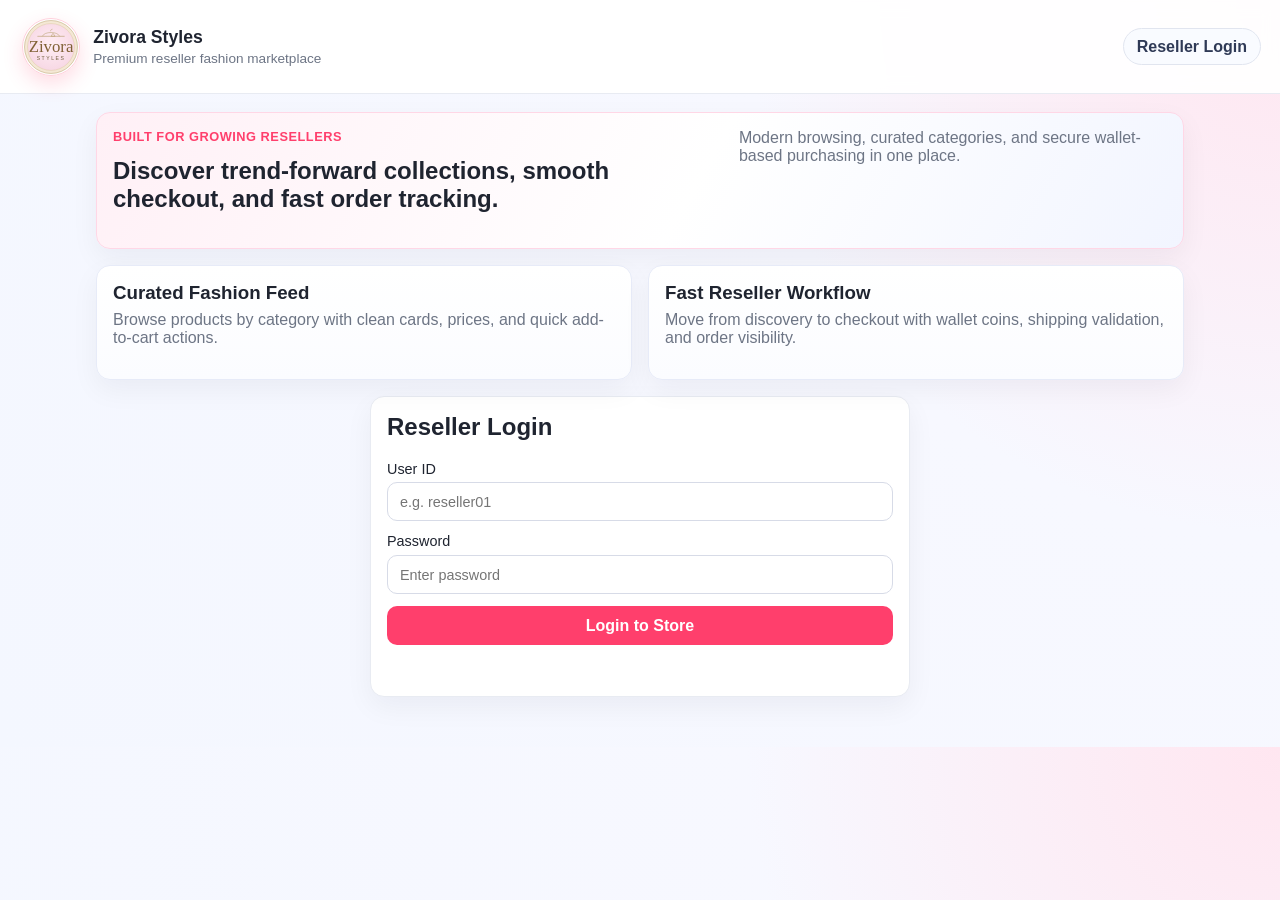
<file: index.html>
<!DOCTYPE html>
<html lang="en">
<head>
  <meta charset="UTF-8" />
  <meta name="viewport" content="width=device-width, initial-scale=1.0" />
  <title>Zivora Styles | Login</title>
  <link rel="stylesheet" href="styles.css" />
</head>
<body data-page="login">
  <header class="topbar">
    <a class="brand-wrap brand-home-link" href="index.html" aria-label="Go to home page">
      <img src="assets/zivora-logo.svg" alt="Zivora Styles logo" class="brand-logo" />
      <div>
        <h1>Zivora Styles</h1>
        <p>Premium reseller fashion marketplace</p>
      </div>
    </a>
    <div class="row">
      <a class="nav-link" href="index.html">Reseller Login</a>
    </div>
  </header>

  <main class="container">
    <section class="panel hero-banner">
      <div>
        <p class="eyebrow">Built for growing resellers</p>
        <h2>Discover trend-forward collections, smooth checkout, and fast order tracking.</h2>
      </div>
      <p class="muted">Modern browsing, curated categories, and secure wallet-based purchasing in one place.</p>
    </section>

    <section class="cards two-cols quick-highlights">
      <article class="panel feature-tile">
        <h3>Curated Fashion Feed</h3>
        <p class="muted">Browse products by category with clean cards, prices, and quick add-to-cart actions.</p>
      </article>
      <article class="panel feature-tile">
        <h3>Fast Reseller Workflow</h3>
        <p class="muted">Move from discovery to checkout with wallet coins, shipping validation, and order visibility.</p>
      </article>
    </section>

    <section id="loginSection" class="panel auth-card">
      <h2>Reseller Login</h2>
      <form id="loginForm" class="grid-form">
        <label>
          User ID
          <input type="text" id="userId" autocomplete="username" required placeholder="e.g. reseller01" />
        </label>
        <label>
          Password
          <input type="password" id="password" autocomplete="current-password" required placeholder="Enter password" />
        </label>
        <button type="submit">Login to Store</button>
      </form>
      <p id="loginMessage" class="message"></p>
    </section>
  </main>

  <script src="script.js"></script>
</body>
</html>
</file>
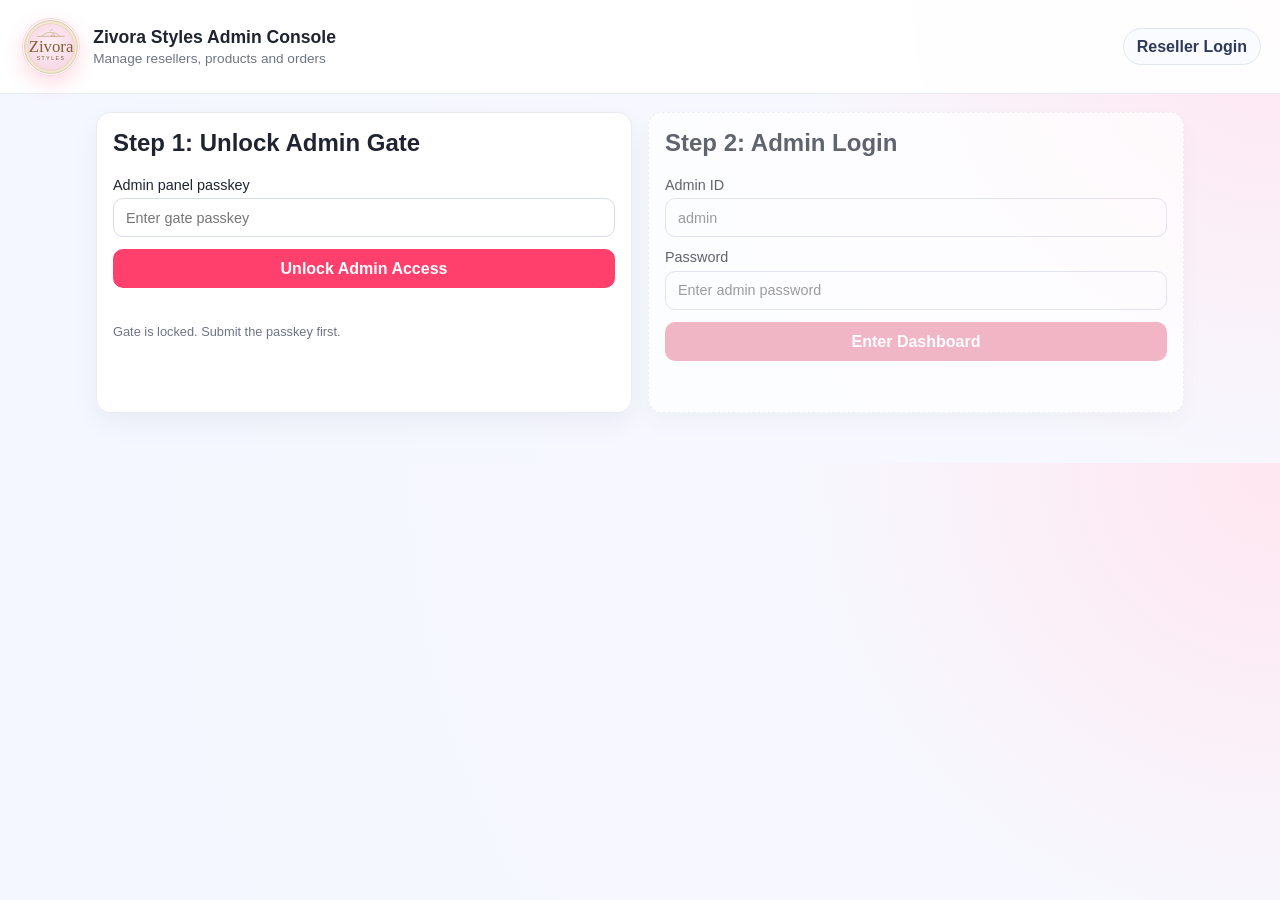
<file: admin-login.html>
<!DOCTYPE html>
<html lang="en">
<head>
  <meta charset="UTF-8" />
  <meta name="viewport" content="width=device-width, initial-scale=1.0" />
  <title>Zivora Styles | Admin Login</title>
  <link rel="stylesheet" href="styles.css" />
</head>
<body data-page="admin-login">
  <header class="topbar">
    <a class="brand-wrap brand-home-link" href="index.html" aria-label="Go to home page">
      <img src="assets/zivora-logo.svg" alt="Zivora Styles logo" class="brand-logo" />
      <div>
        <h1>Zivora Styles Admin Console</h1>
        <p>Manage resellers, products and orders</p>
      </div>
    </a>
    <div class="row">
      <a class="nav-link" href="index.html">Reseller Login</a>
    </div>
  </header>

  <main class="container admin-login-layout">
    <section class="panel">
      <h2>Step 1: Unlock Admin Gate</h2>
      <form id="adminGateForm" class="grid-form">
        <label>
          Admin panel passkey
          <input type="password" id="adminGatePassword" autocomplete="off" required placeholder="Enter gate passkey" />
        </label>
        <button type="submit">Unlock Admin Access</button>
      </form>
      <p id="adminGateMessage" class="message"></p>
      <p id="adminGateStatus" class="muted small-text">Gate is locked. Submit the passkey first.</p>
    </section>

    <section class="panel" id="adminLoginCard">
      <h2>Step 2: Admin Login</h2>
      <form id="loginForm" class="grid-form">
        <label>
          Admin ID
          <input type="text" id="userId" autocomplete="username" required placeholder="admin" />
        </label>
        <label>
          Password
          <input type="password" id="password" autocomplete="current-password" required placeholder="Enter admin password" />
        </label>
        <button type="submit">Enter Dashboard</button>
      </form>
      <p id="loginMessage" class="message"></p>
    </section>
  </main>

  <script src="script.js"></script>
</body>
</html>
</file>
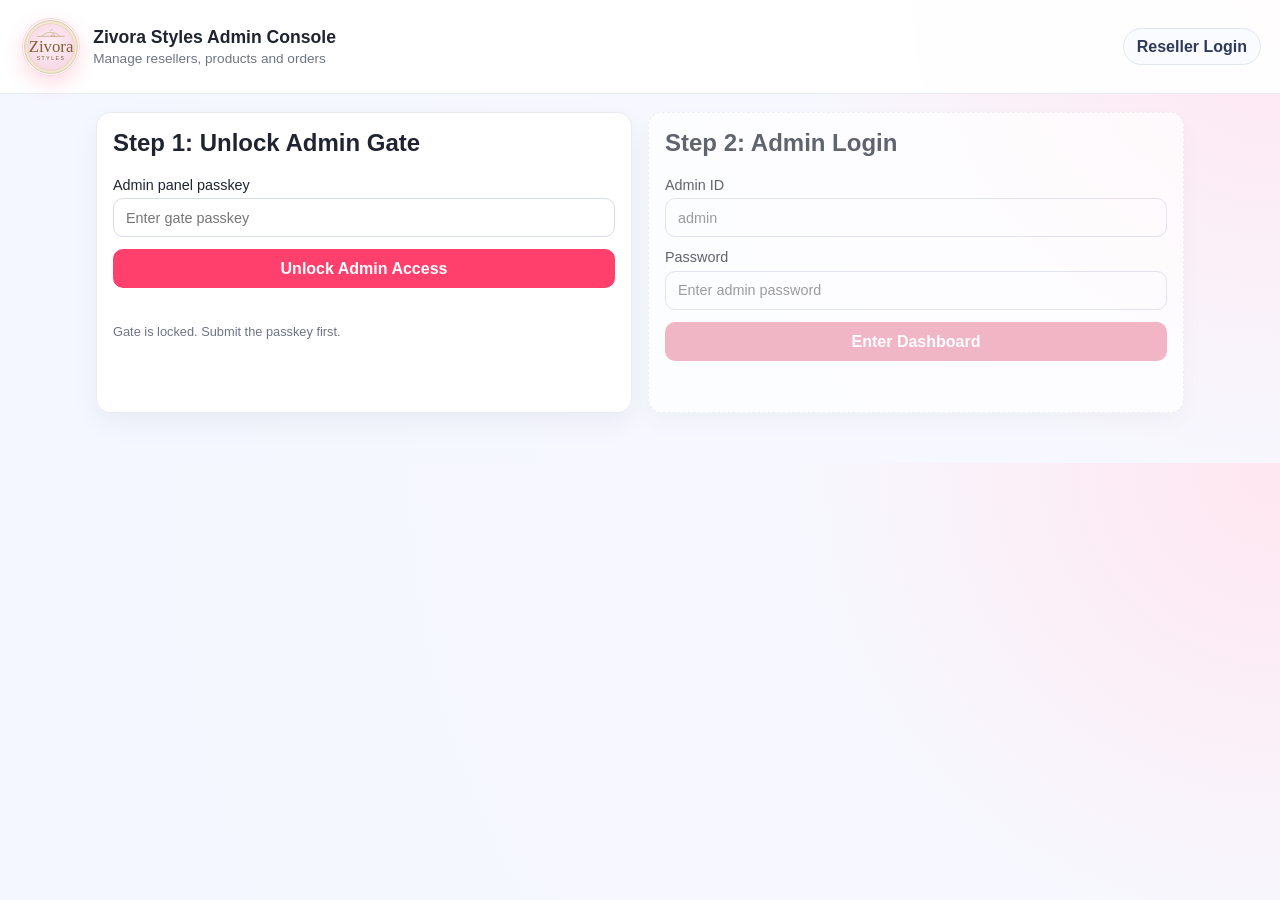
<file: admin-orders.html>
<!DOCTYPE html>
<html lang="en">
<head>
  <meta charset="UTF-8" />
  <meta name="viewport" content="width=device-width, initial-scale=1.0" />
  <title>Zivora Styles Admin | Orders</title>
  <link rel="stylesheet" href="styles.css" />
</head>
<body data-page="admin-orders">
  <header class="topbar">
    <a class="brand-wrap brand-home-link" href="index.html" aria-label="Go to home page">
      <img src="assets/zivora-logo.svg" alt="Zivora Styles logo" class="brand-logo" />
      <div>
        <h1>Admin: Orders & Tracking</h1>
        <p id="welcomeText">Admin Console</p>
      </div>
    </a>
    <nav class="market-nav">
      <a class="nav-link" href="admin-users.html">Users</a>
      <a class="nav-link" href="admin-products.html">Products</a>
      <a class="nav-link active" href="admin-orders.html">Orders</a>
      <a class="nav-link" href="admin-security.html">Security</a>
      <button id="logoutBtn" class="secondary small">Logout</button>
    </nav>
  </header>

  <main class="container">
    <section class="card">
      <h3>Booked Orders (Tracking + Cancel)</h3>
      <div id="ordersTableWrap"></div>
    </section>
  </main>

  <script src="script.js"></script>
</body>
</html>
</file>
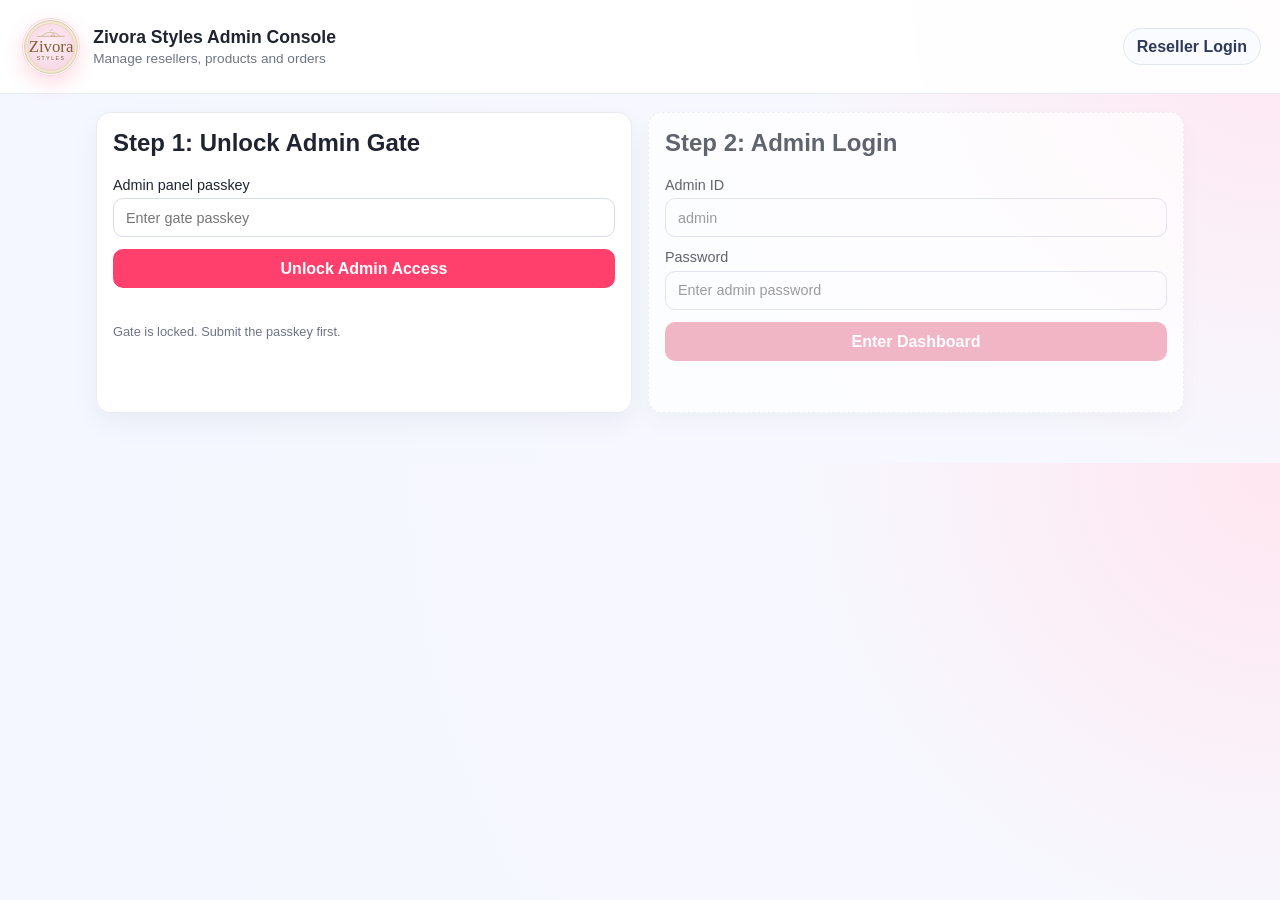
<file: admin-products.html>
<!DOCTYPE html>
<html lang="en">
<head>
  <meta charset="UTF-8" />
  <meta name="viewport" content="width=device-width, initial-scale=1.0" />
  <title>Zivora Styles Admin | Products</title>
  <link rel="stylesheet" href="styles.css" />
</head>
<body data-page="admin-products">
  <header class="topbar">
    <a class="brand-wrap brand-home-link" href="index.html" aria-label="Go to home page">
      <img src="assets/zivora-logo.svg" alt="Zivora Styles logo" class="brand-logo" />
      <div>
        <h1>Admin: Product Control</h1>
        <p id="welcomeText">Admin Console</p>
      </div>
    </a>
    <nav class="market-nav">
      <a class="nav-link" href="admin-users.html">Users</a>
      <a class="nav-link active" href="admin-products.html">Products</a>
      <a class="nav-link" href="admin-orders.html">Orders</a>
      <a class="nav-link" href="admin-security.html">Security</a>
      <button id="logoutBtn" class="secondary small">Logout</button>
    </nav>
  </header>

  <main class="container">
    <section class="card">
      <h3>Upload Product</h3>
      <form id="productForm" class="stack">
        <input type="text" id="productName" placeholder="Product name" required />
        <select id="productCategory" required>
          <option value="">Select category</option>
          <option value="kids">Kids Wear</option>
          <option value="women">Women's Wear</option>
          <option value="men">Men's Wear</option>
          <option value="jewellery">Jewellery</option>
        </select>
        <select id="productBadge">
          <option value="">No badge</option>
          <option value="trending">Trending</option>
          <option value="best-seller">Best Seller</option>
          <option value="new-arrival">New Arrival</option>
        </select>
        <input type="number" id="productPrice" min="1" placeholder="Coin price" required />
        <input type="text" id="productDetails" placeholder="Short details" required />
        <label class="file-label" for="productImageFile">Product images from computer (3-4 files)</label>
        <input type="file" id="productImageFile" accept="image/*" multiple />
        <p id="uploadFileName" class="muted small-text">No files selected (add 3-4 images)</p>
        <textarea id="productImage" placeholder="Or paste image URLs (one per line or comma separated, total 3-4)" rows="3"></textarea>
        <button type="submit">Add Product</button>
      </form>
    </section>

    <section class="card">
      <h3>Products (Edit / Delete)</h3>
      <div id="productsTableWrap"></div>
    </section>

    <section class="card hidden" id="editProductPanel">
      <h3>Edit Product Details</h3>
      <form id="editProductForm" class="stack">
        <input type="hidden" id="editProductId" />
        <input type="text" id="editProductName" placeholder="Product name" required />
        <select id="editProductCategory" required>
          <option value="">Select category</option>
          <option value="kids">Kids Wear</option>
          <option value="women">Women's Wear</option>
          <option value="men">Men's Wear</option>
          <option value="jewellery">Jewellery</option>
        </select>
        <select id="editProductBadge">
          <option value="">No badge</option>
          <option value="trending">Trending</option>
          <option value="best-seller">Best Seller</option>
          <option value="new-arrival">New Arrival</option>
        </select>
        <input type="number" id="editProductPrice" min="1" placeholder="Coin price" required />
        <input type="text" id="editProductDetails" placeholder="Short details" required />
        <textarea id="editProductImage" placeholder="Product image URLs (one per line or comma separated, keep 3-4)" rows="4"></textarea>
        <div class="row">
          <button type="submit">Save Product Changes</button>
          <button type="button" id="cancelEditProductBtn" class="secondary">Cancel</button>
        </div>
      </form>
    </section>
  </main>

  <script src="script.js"></script>
</body>
</html>
</file>
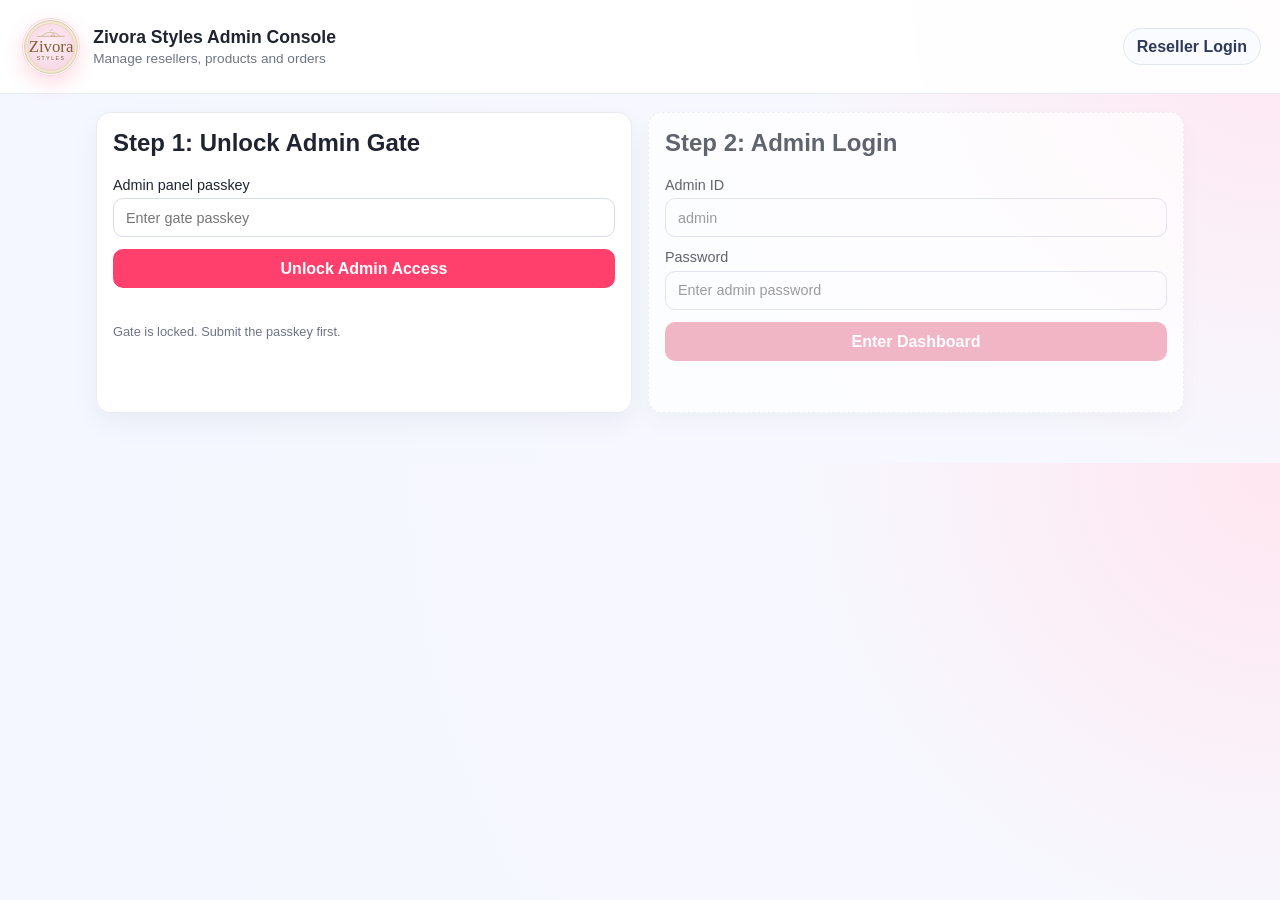
<file: admin-security.html>
<!DOCTYPE html>
<html lang="en">
<head>
  <meta charset="UTF-8" />
  <meta name="viewport" content="width=device-width, initial-scale=1.0" />
  <title>Zivora Styles Admin | Security</title>
  <link rel="stylesheet" href="styles.css" />
</head>
<body data-page="admin-security">
  <header class="topbar">
    <a class="brand-wrap brand-home-link" href="index.html" aria-label="Go to home page">
      <img src="assets/zivora-logo.svg" alt="Zivora Styles logo" class="brand-logo" />
      <div>
        <h1>Admin: Security</h1>
        <p id="welcomeText">Admin Console</p>
      </div>
    </a>
    <nav class="market-nav">
      <a class="nav-link" href="admin-users.html">Users</a>
      <a class="nav-link" href="admin-products.html">Products</a>
      <a class="nav-link" href="admin-orders.html">Orders</a>
      <a class="nav-link active" href="admin-security.html">Security</a>
      <button id="logoutBtn" class="secondary small">Logout</button>
    </nav>
  </header>

  <main class="container cards two-cols">
    <section class="card">
      <h3>Change Admin Login Password</h3>
      <form id="changeAdminPasswordForm" class="stack">
        <input type="password" id="newAdminPassword" autocomplete="new-password" minlength="6" placeholder="New admin login password" required />
        <button type="submit">Change Admin Login Password</button>
      </form>
    </section>

    <section class="card">
      <h3>Change Admin Gate Passkey</h3>
      <form id="changeGatePasswordForm" class="stack">
        <input type="password" id="newGatePassword" autocomplete="new-password" minlength="6" placeholder="New admin panel gate passkey" required />
        <button type="submit">Change Admin Gate Passkey</button>
      </form>
    </section>
  </main>

  <script src="script.js"></script>
</body>
</html>
</file>
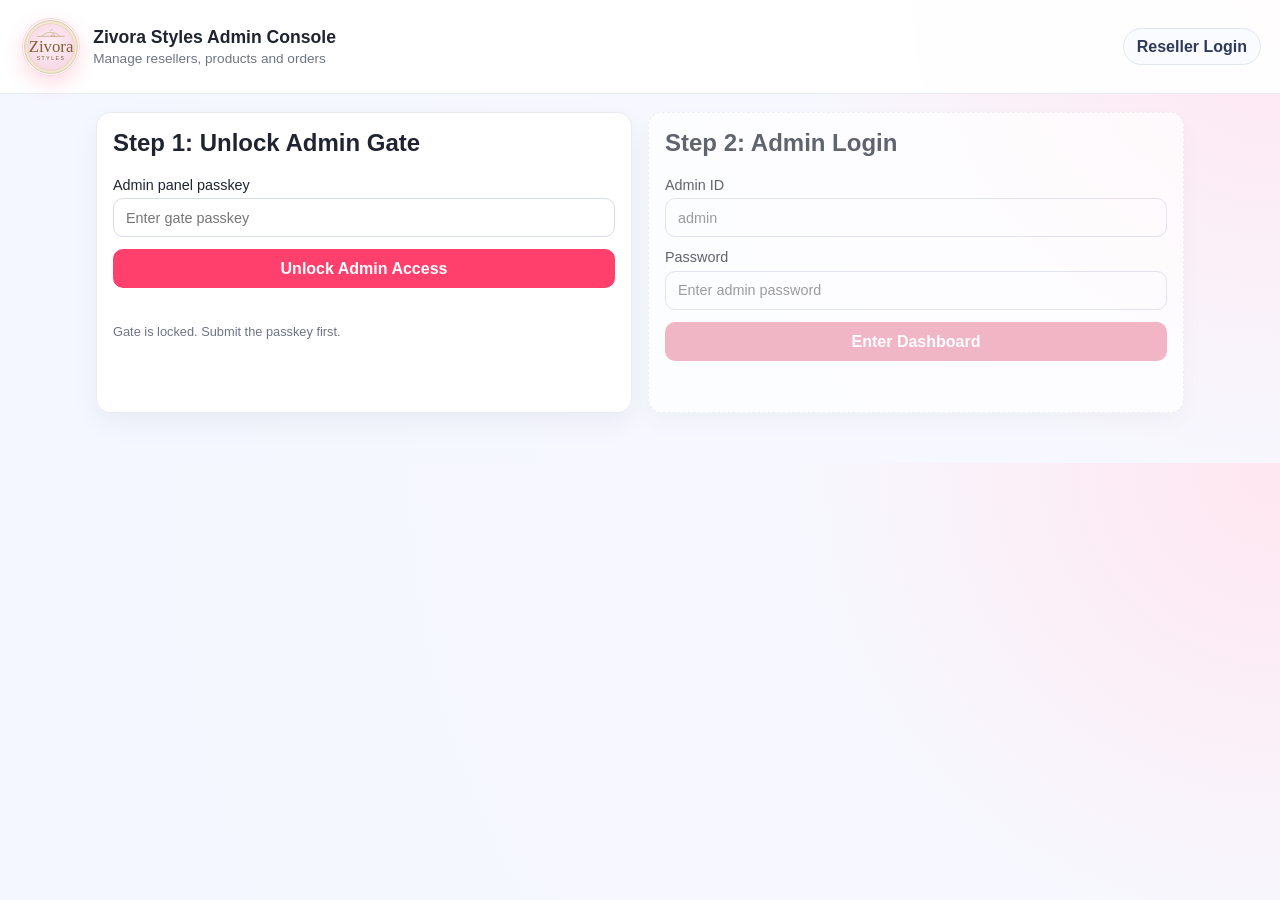
<file: admin-users.html>
<!DOCTYPE html>
<html lang="en">
<head>
  <meta charset="UTF-8" />
  <meta name="viewport" content="width=device-width, initial-scale=1.0" />
  <title>Zivora Styles Admin | Users & Wallet</title>
  <link rel="stylesheet" href="styles.css" />
</head>
<body data-page="admin-users">
  <header class="topbar">
    <a class="brand-wrap brand-home-link" href="index.html" aria-label="Go to home page">
      <img src="assets/zivora-logo.svg" alt="Zivora Styles logo" class="brand-logo" />
      <div>
        <h1>Admin: Users & Wallet</h1>
        <p id="welcomeText">Admin Console</p>
      </div>
    </a>
    <nav class="market-nav">
      <a class="nav-link active" href="admin-users.html">Users</a>
      <a class="nav-link" href="admin-products.html">Products</a>
      <a class="nav-link" href="admin-orders.html">Orders</a>
      <a class="nav-link" href="admin-security.html">Security</a>
      <button id="logoutBtn" class="secondary small">Logout</button>
    </nav>
  </header>

  <main class="container">
    <section class="cards two-cols">
      <article class="card">
        <h3>Create Reseller User</h3>
        <form id="createUserForm" class="stack">
          <input type="text" id="newUserId" autocomplete="username" minlength="3" maxlength="24" pattern="[A-Za-z0-9._-]{3,24}" placeholder="User ID" required />
          <input type="password" id="newUserPassword" autocomplete="new-password" minlength="6" placeholder="Password" required />
          <button type="submit">Create User</button>
        </form>
      </article>
      <article class="card">
        <h3>Edit Reseller Coins</h3>
        <form id="walletForm" class="stack">
          <select id="walletUser" required></select>
          <select id="coinMode" required>
            <option value="add">Add coins</option>
            <option value="remove">Remove coins</option>
            <option value="set">Set exact balance</option>
          </select>
          <input type="number" id="coinAmount" min="0" placeholder="Coin amount" required />
          <button type="submit">Update Coins</button>
        </form>
      </article>
    </section>

    <section class="card">
      <h3>Users & Wallet</h3><p class="muted small-text">Passwords are hidden after creation for safer administration.</p>
      <div id="usersTableWrap"></div>
    </section>
  </main>

  <script src="script.js"></script>
</body>
</html>
</file>
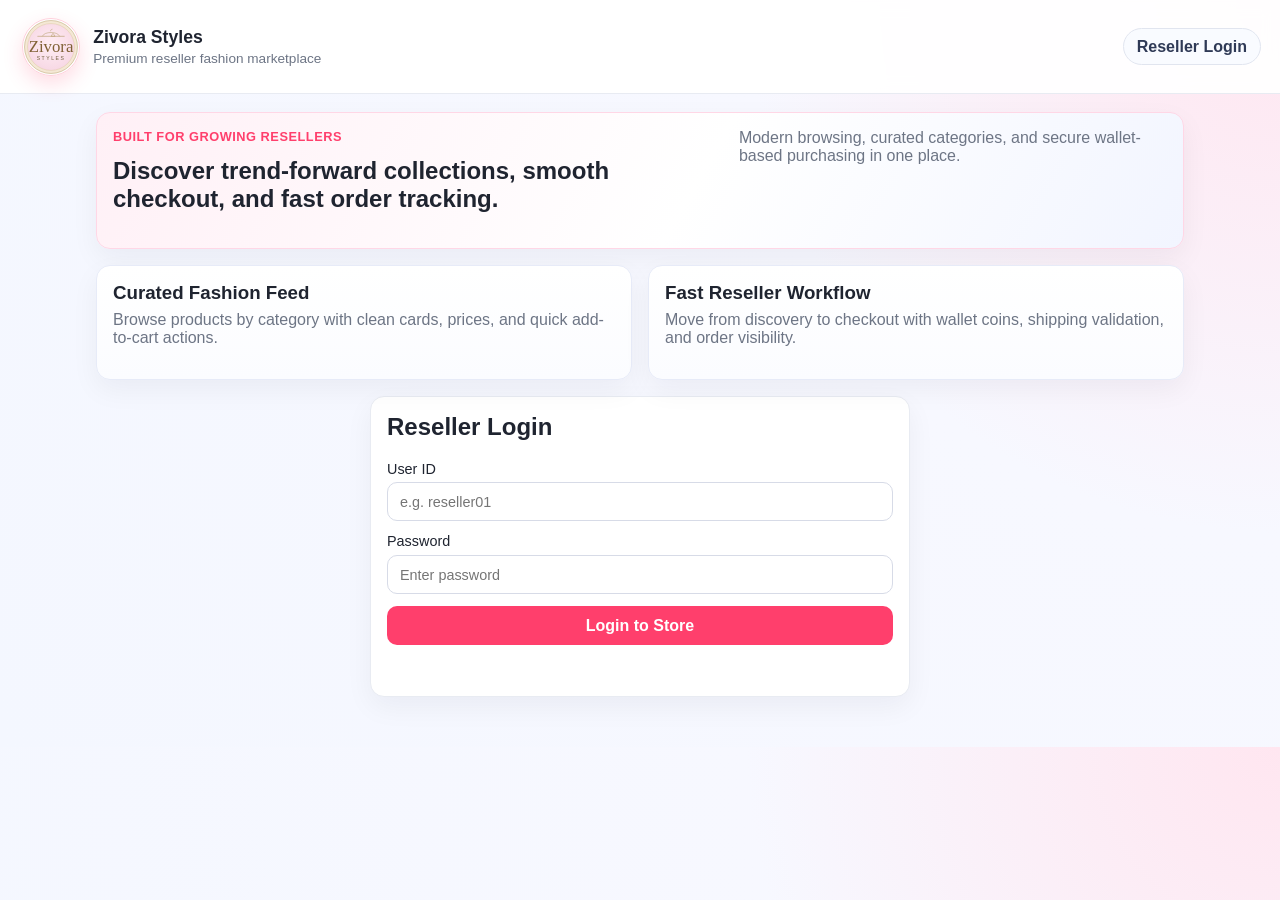
<file: reseller-cart.html>
<!DOCTYPE html>
<html lang="en">
<head>
  <meta charset="UTF-8" />
  <meta name="viewport" content="width=device-width, initial-scale=1.0" />
  <title>Zivora Styles | Cart & Checkout</title>
  <link rel="stylesheet" href="styles.css" />
</head>
<body data-page="reseller-cart">
  <header class="topbar">
    <a class="brand-wrap brand-home-link" href="index.html" aria-label="Go to home page">
      <img src="assets/zivora-logo.svg" alt="Zivora Styles logo" class="brand-logo" />
      <div>
        <h1>Cart & Checkout</h1>
        <p id="welcomeText">Reseller Store</p>
      </div>
    </a>
    <nav class="market-nav">
      <a class="nav-link" href="reseller-home.html">Home</a>
      <a class="nav-link" href="reseller-wallet.html">Wallet</a>
      <a class="nav-link" href="reseller-orders.html">Orders</a>
      <a class="nav-link cart-pill active" href="reseller-cart.html">🛒 Cart <span id="navCartCount">0</span></a>
      <button id="logoutBtn" class="secondary small">Logout</button>
    </nav>
  </header>

  <main class="container cards two-cols">
    <section class="panel">
      <h2>Cart Summary</h2>
      <p id="cartSummary">0 item(s) • 0 coins</p>
      <div id="cartItems" class="records"></div>
      <div class="row top-space">
        <button id="checkoutBtn">Checkout (Pay with Coins)</button>
        <button id="clearCartBtn" class="secondary">Clear Cart</button>
      </div>
    </section>

    <section class="panel">
      <h2>Shipping Address</h2>
      <p class="muted">Address is captured for this checkout.</p>
      <form id="shippingForm" class="grid-form">
        <input type="text" id="shipName" autocomplete="name" required placeholder="Full name" />
        <input type="tel" id="shipPhone" autocomplete="tel" inputmode="numeric" required placeholder="Phone number" />
        <input type="text" id="shipLine" autocomplete="address-line1" required placeholder="Address line" />
        <input type="text" id="shipCity" autocomplete="address-level2" required placeholder="City" />
        <input type="text" id="shipState" autocomplete="address-level1" required placeholder="State" />
        <input type="text" id="shipPincode" autocomplete="postal-code" inputmode="numeric" required placeholder="Pincode" />
        <button type="submit">Validate Address</button>
      </form>
      <p id="savedAddressPreview" class="muted">Shipping details will be collected during checkout for each order.</p>
    </section>
  </main>

  <script src="script.js"></script>
</body>
</html>
</file>
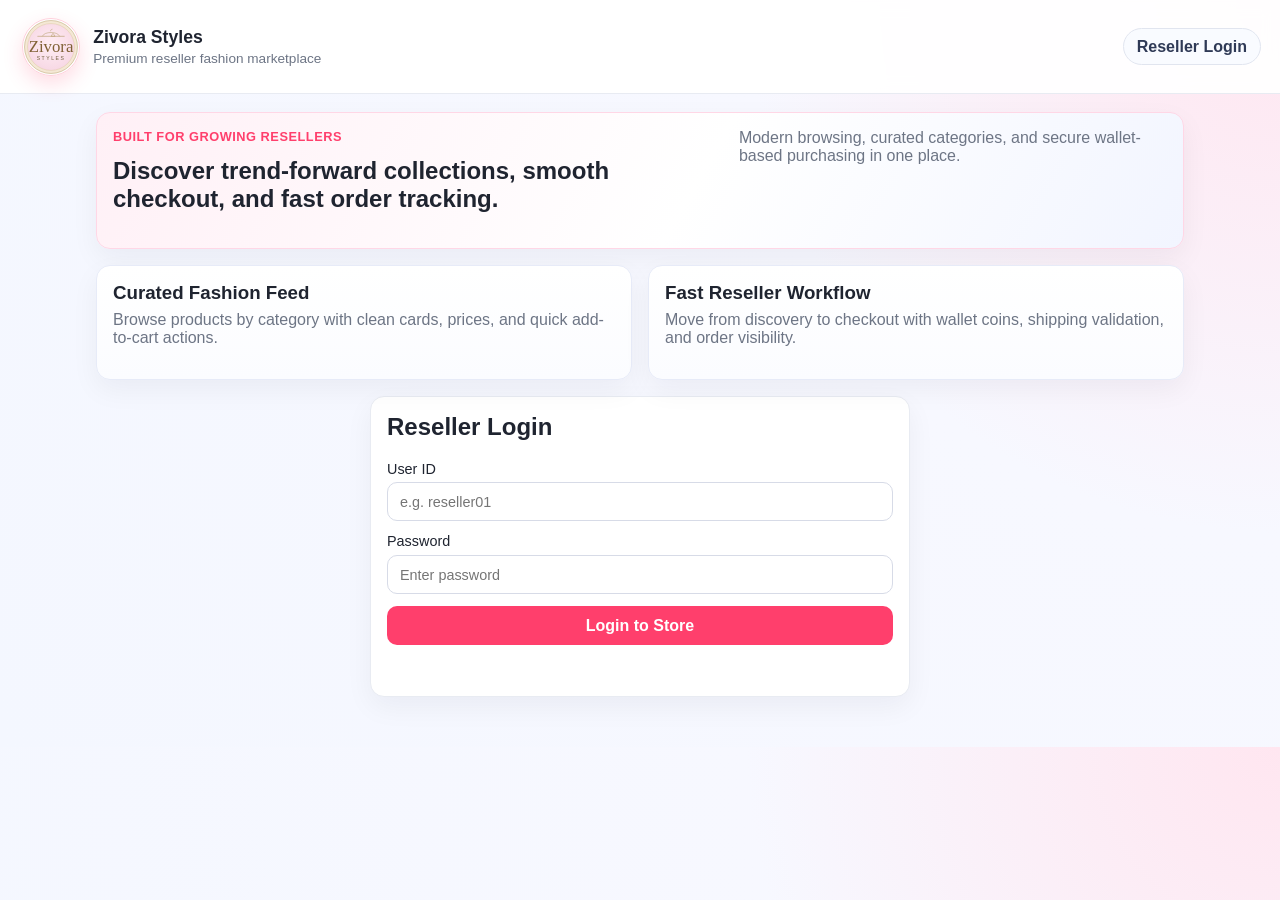
<file: reseller-home.html>
<!DOCTYPE html>
<html lang="en">
<head>
  <meta charset="UTF-8" />
  <meta name="viewport" content="width=device-width, initial-scale=1.0" />
  <title>Zivora Styles | Reseller Home</title>
  <link rel="stylesheet" href="styles.css" />
</head>
<body data-page="reseller-home">
  <header class="topbar">
    <a class="brand-wrap brand-home-link" href="index.html" aria-label="Go to home page">
      <img src="assets/zivora-logo.svg" alt="Zivora Styles logo" class="brand-logo" />
      <div>
        <h1>Zivora Styles</h1>
        <p id="welcomeText">Reseller Store</p>
      </div>
    </a>
    <nav class="market-nav">
      <a class="nav-link active" href="reseller-home.html">Home</a>
      <a class="nav-link" href="reseller-wallet.html">Wallet</a>
      <a class="nav-link" href="reseller-orders.html">Orders</a>
      <a class="nav-link cart-pill" href="reseller-cart.html">🛒 Cart <span id="navCartCount">0</span></a>
      <button id="logoutBtn" class="secondary small">Logout</button>
    </nav>
  </header>

  <main class="container">
    <section class="panel">
      <h2 id="catalogSectionTitle">Home: All categories</h2>
      <div id="resellerNavLinks" class="reseller-nav-links"></div>
      <div class="catalog-toolbar">
        <label>
          Search products
          <input type="search" id="catalogSearch" placeholder="Search by name, detail or category" />
        </label>
        <label>
          Sort by
          <select id="catalogSort">
            <option value="featured">Featured</option>
            <option value="price-low">Price: Low to High</option>
            <option value="price-high">Price: High to Low</option>
            <option value="name-az">Name: A to Z</option>
          </select>
        </label>
      </div>
      <p id="catalogMeta" class="muted small-text"></p>
      <div id="catalog" class="catalog-grid"></div>
    </section>
  </main>

  <script src="script.js"></script>
</body>
</html>
</file>
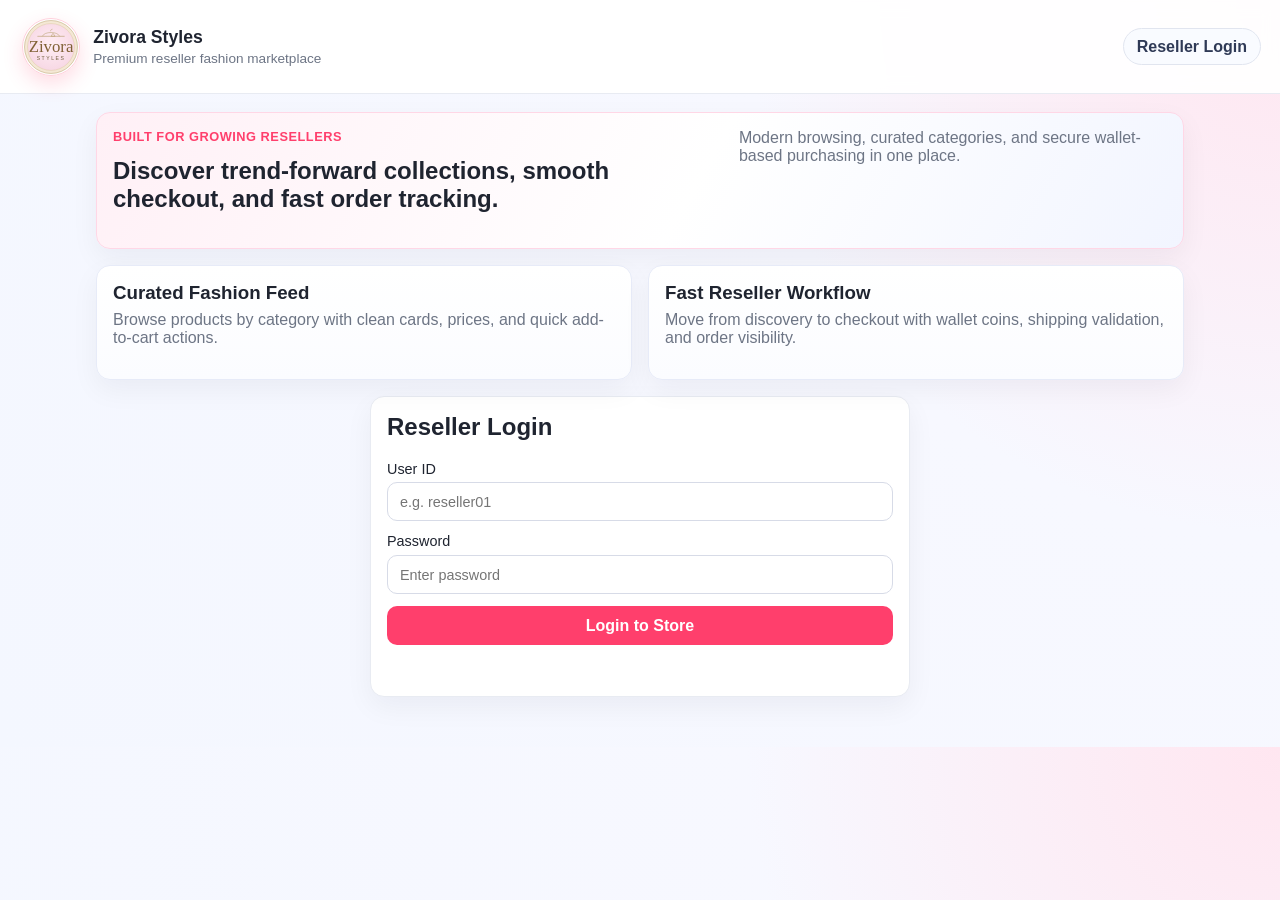
<file: reseller-orders.html>
<!DOCTYPE html>
<html lang="en">
<head>
  <meta charset="UTF-8" />
  <meta name="viewport" content="width=device-width, initial-scale=1.0" />
  <title>Zivora Styles | Orders</title>
  <link rel="stylesheet" href="styles.css" />
</head>
<body data-page="reseller-orders">
  <header class="topbar">
    <a class="brand-wrap brand-home-link" href="index.html" aria-label="Go to home page">
      <img src="assets/zivora-logo.svg" alt="Zivora Styles logo" class="brand-logo" />
      <div>
        <h1>Purchase & Tracking</h1>
        <p id="welcomeText">Reseller Store</p>
      </div>
    </a>
    <nav class="market-nav">
      <a class="nav-link" href="reseller-home.html">Home</a>
      <a class="nav-link" href="reseller-wallet.html">Wallet</a>
      <a class="nav-link active" href="reseller-orders.html">Orders</a>
      <a class="nav-link cart-pill" href="reseller-cart.html">🛒 Cart <span id="navCartCount">0</span></a>
      <button id="logoutBtn" class="secondary small">Logout</button>
    </nav>
  </header>

  <main class="container cards two-cols">
    <section class="panel">
      <h2>Purchase History</h2>
      <div id="purchaseRecords" class="records"></div>
    </section>
    <section class="panel">
      <h2>Order Tracking</h2>
      <div id="trackingRecords" class="records"></div>
    </section>
  </main>

  <script src="script.js"></script>
</body>
</html>
</file>
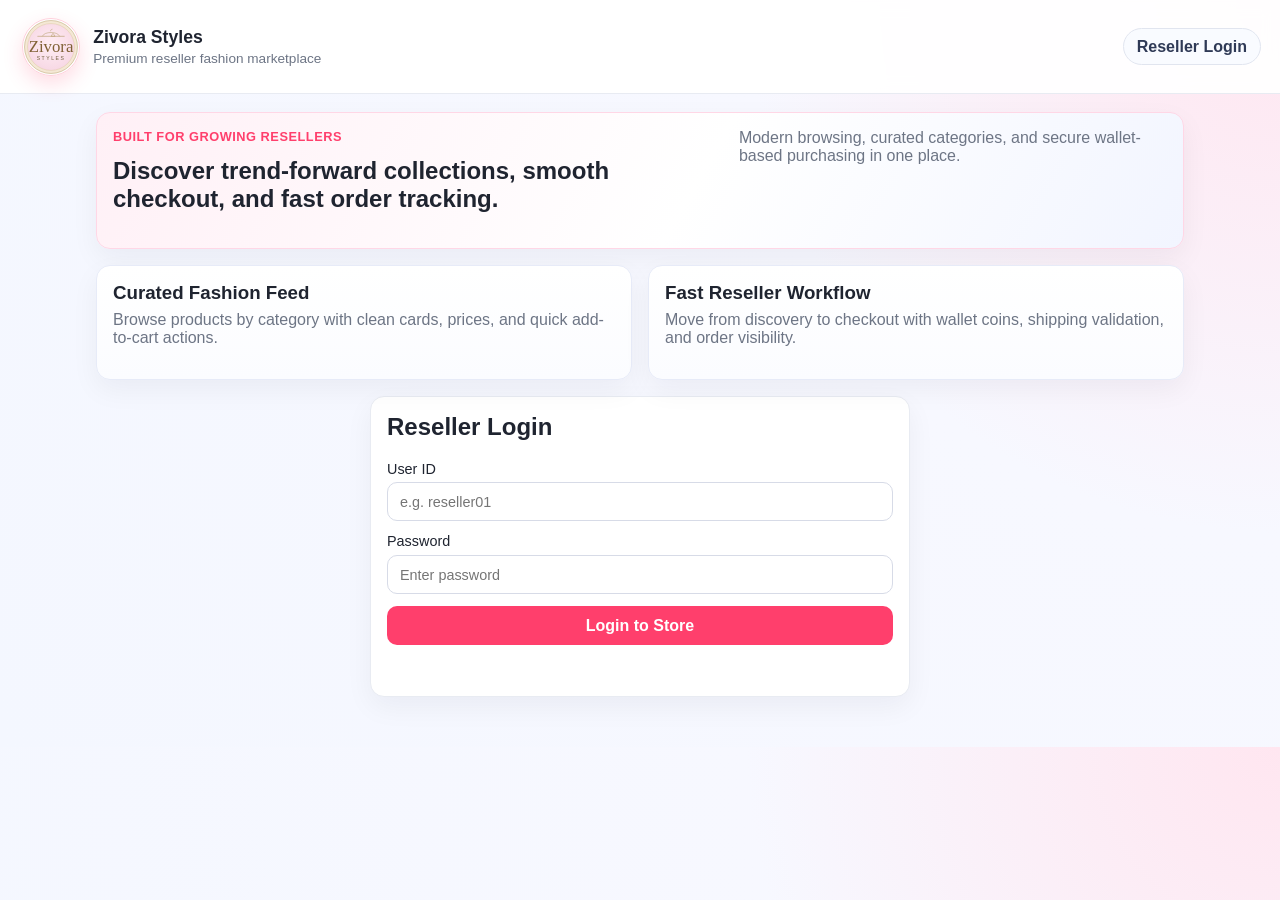
<file: reseller-wallet.html>
<!DOCTYPE html>
<html lang="en">
<head>
  <meta charset="UTF-8" />
  <meta name="viewport" content="width=device-width, initial-scale=1.0" />
  <title>Zivora Styles | Wallet</title>
  <link rel="stylesheet" href="styles.css" />
</head>
<body data-page="reseller-wallet">
  <header class="topbar">
    <a class="brand-wrap brand-home-link" href="index.html" aria-label="Go to home page">
      <img src="assets/zivora-logo.svg" alt="Zivora Styles logo" class="brand-logo" />
      <div>
        <h1>Reseller Wallet</h1>
        <p id="welcomeText">Reseller Store</p>
      </div>
    </a>
    <nav class="market-nav">
      <a class="nav-link" href="reseller-home.html">Home</a>
      <a class="nav-link active" href="reseller-wallet.html">Wallet</a>
      <a class="nav-link" href="reseller-orders.html">Orders</a>
      <a class="nav-link cart-pill" href="reseller-cart.html">🛒 Cart <span id="navCartCount">0</span></a>
      <button id="logoutBtn" class="secondary small">Logout</button>
    </nav>
  </header>

  <main class="container">
    <section class="panel wallet-hero">
      <h2>Available Coins</h2>
      <p id="walletBalance" class="big">0 🪙</p>
      <p class="muted">Use coins to place reseller orders from your cart.</p>
    </section>
  </main>

  <script src="script.js"></script>
</body>
</html>
</file>
<file: styles.css>
:root {
  --bg: #f5f7ff;
  --panel: #ffffff;
  --text: #1f2430;
  --muted: #6d7585;
  --primary: #ff3f6c;
  --primary-soft: #ffe8ef;
  --border: #e8ebf2;
  --success: #0c8b62;
}

* { box-sizing: border-box; }

body {
  margin: 0;
  font-family: Inter, "Segoe UI", Roboto, Arial, sans-serif;
  color: var(--text);
  background: radial-gradient(circle at top right, #ffe6f0 0%, #f7f8ff 36%, #f4f7ff 100%);
}

.topbar {
  display: flex;
  justify-content: space-between;
  align-items: center;
  gap: 1rem;
  padding: 0.9rem 1.2rem;
  background: rgba(255, 255, 255, 0.92);
  border-bottom: 1px solid var(--border);
  backdrop-filter: blur(8px);
  position: sticky;
  top: 0;
  z-index: 40;
}

.brand-wrap { display: flex; align-items: center; gap: 0.8rem; }
.brand-home-link { text-decoration: none; color: inherit; border-radius: 12px; padding: 0.2rem; transition: background .2s ease; }
.brand-home-link:hover { background: #fff2f7; }
.brand-logo {
  width: 58px; height: 58px; border-radius: 50%; object-fit: cover;
  border: 1px solid #ffd0dc; box-shadow: 0 8px 20px rgba(255, 63, 108, 0.18);
}
h1 { margin: 0; font-size: 1.1rem; }
h2, h3, p { margin-top: 0; }
.topbar p { margin: 0.2rem 0 0; color: var(--muted); font-size: 0.85rem; }

.market-nav, .row { display: flex; flex-wrap: wrap; gap: 0.55rem; align-items: center; }

.nav-link {
  text-decoration: none;
  padding: 0.52rem 0.8rem;
  border-radius: 999px;
  border: 1px solid #e1e5ef;
  color: #2f3a56;
  font-weight: 600;
  background: #f9fbff;
  transition: all .2s ease;
}
.nav-link:hover { transform: translateY(-1px); border-color: #d4dbee; box-shadow: 0 8px 20px rgba(34, 53, 109, 0.08); }
.nav-link.active { background: var(--primary-soft); color: var(--primary); border-color: #ffc7d7; }
.cart-pill { background: #222; color: #fff; border-color: #222; }

.container { max-width: 1120px; margin: 1.1rem auto; padding: 0 1rem 2rem; }
.panel, .card {
  background: var(--panel); border: 1px solid var(--border);
  border-radius: 14px; padding: 1rem; box-shadow: 0 10px 28px rgba(20, 20, 43, 0.05);
}
.hero-banner {
  display: flex;
  justify-content: space-between;
  gap: 1rem;
  background: linear-gradient(120deg, #fff0f6, #ffffff 55%, #f2f5ff);
  border-color: #ffd7e6;
}
.quick-highlights { margin-top: 1rem; }
.feature-tile {
  background: linear-gradient(180deg, #ffffff 0%, #fbfcff 100%);
  border-color: #e7ebf8;
}
.feature-tile h3 { margin-bottom: .4rem; }
.eyebrow { color: var(--primary); font-size: 0.8rem; letter-spacing: .04em; text-transform: uppercase; font-weight: 700; }

.cards { display: grid; gap: 1rem; margin-bottom: 1rem; }
.two-cols { grid-template-columns: repeat(auto-fit, minmax(280px, 1fr)); }
.grid-form, .stack { display: grid; gap: 0.75rem; }
label { display: grid; gap: .35rem; font-size: .9rem; }

input, select, button {
  font: inherit; padding: .66rem .75rem; border-radius: 10px; border: 1px solid #d7dbe7;
}
button { border: none; background: var(--primary); color: #fff; font-weight: 600; cursor: pointer; }
button { transition: transform .15s ease, box-shadow .2s ease, filter .2s ease; }
button:hover { transform: translateY(-1px); box-shadow: 0 10px 16px rgba(255, 63, 108, 0.23); }
button.secondary { background: #eef1f8; color: #333c50; }
button.danger { background: #d43f4b; }
button.small { padding: .4rem .65rem; }

.file-label { color: #3d4457; font-weight: 600; }
.top-space { margin-top: .75rem; }
.small-text { font-size: .8rem; }
.muted { color: var(--muted); }
.message { min-height: 1.2rem; color: #b8304e; }

.reseller-nav-links { display: flex; gap: .45rem; flex-wrap: wrap; margin-bottom: .8rem; }
.category-link { background: #eff3fb; color: #2f3a56; border: 1px solid #d8e0f0; }
.category-link.active { background: var(--primary-soft); color: var(--primary); border-color: #ffc7d7; }

.catalog-toolbar { display: grid; grid-template-columns: repeat(auto-fit, minmax(220px, 1fr)); gap: .75rem; margin-bottom: .5rem; }
.catalog-grid { display: grid; grid-template-columns: repeat(auto-fill, minmax(210px, 1fr)); gap: .85rem; }
.product-item {
  border: 1px solid #e6e9f4; border-radius: 12px; padding: .65rem; display: grid; gap: .4rem; background: #fff;
}
.product-item img, .purchase-item img {
  width: 100%; height: 180px; object-fit: cover; border-radius: 10px; border: 1px solid #eceff7;
}

.table { width: 100%; border-collapse: collapse; }
.table th, .table td { border-bottom: 1px solid #edf0f7; text-align: left; padding: .55rem; font-size: .9rem; }
.records { display: grid; gap: .7rem; }
.record { border: 1px solid #e9edf6; border-radius: 10px; padding: .6rem; background: #fbfcff; }
.purchase-item { display: flex; align-items: center; gap: .55rem; margin: .35rem 0; }
.purchase-item img { width: 44px; height: 44px; }
.big { font-size: 1.8rem; font-weight: 800; color: var(--success); }

.auth-card { max-width: 540px; margin: 1rem auto 0; }

@media (max-width: 760px) {
  .topbar { align-items: flex-start; flex-direction: column; }
  .hero-banner { flex-direction: column; }
}


.admin-login-layout { display: grid; gap: 1rem; grid-template-columns: repeat(auto-fit, minmax(290px, 1fr)); }
.admin-entry-help { grid-column: 1 / -1; }
.admin-entry-help code { background: #f2f4fb; border: 1px solid #e2e7f5; padding: .1rem .35rem; border-radius: 6px; }
#adminLoginCard.locked { opacity: .7; border-style: dashed; }
#adminLoginCard.locked button[type="submit"] { cursor: not-allowed; filter: grayscale(.2); }
#adminGateStatus.success { color: var(--success); font-weight: 600; }
.demo-credentials { display: none; margin-top: .6rem; }
.demo-credentials.visible { display: block; }

.hidden { display: none; }

.product-image-wrap { position: relative; }
.product-badge {
  position: absolute;
  top: .55rem;
  left: .55rem;
  display: inline-flex;
  align-items: center;
  width: max-content;
  padding: .22rem .5rem;
  border-radius: 999px;
  background: rgba(255, 63, 108, .94);
  color: #fff;
  font-size: .72rem;
  font-weight: 800;
  letter-spacing: .02em;
  box-shadow: 0 8px 18px rgba(255, 63, 108, .25);
}
.product-price { margin-bottom: .2rem; font-weight: 700; color: #303a55; }
.cart-record {
  display: grid;
  grid-template-columns: 76px minmax(0, 1fr) 90px auto;
  align-items: center;
  gap: .75rem;
}
.cart-record img {
  width: 76px;
  height: 76px;
  object-fit: cover;
  border-radius: 10px;
  border: 1px solid #eceff7;
}
.quantity-control { font-size: .78rem; font-weight: 700; color: #4b5264; }
.quantity-control input { width: 100%; padding: .45rem .5rem; }
.table-scroll { width: 100%; overflow-x: auto; }
button:disabled { cursor: not-allowed; opacity: .55; transform: none; box-shadow: none; }

@media (max-width: 640px) {
  .cart-record { grid-template-columns: 64px 1fr; }
  .cart-record img { width: 64px; height: 64px; }
  .quantity-control, .cart-record button { grid-column: 2; }
}
</file>
